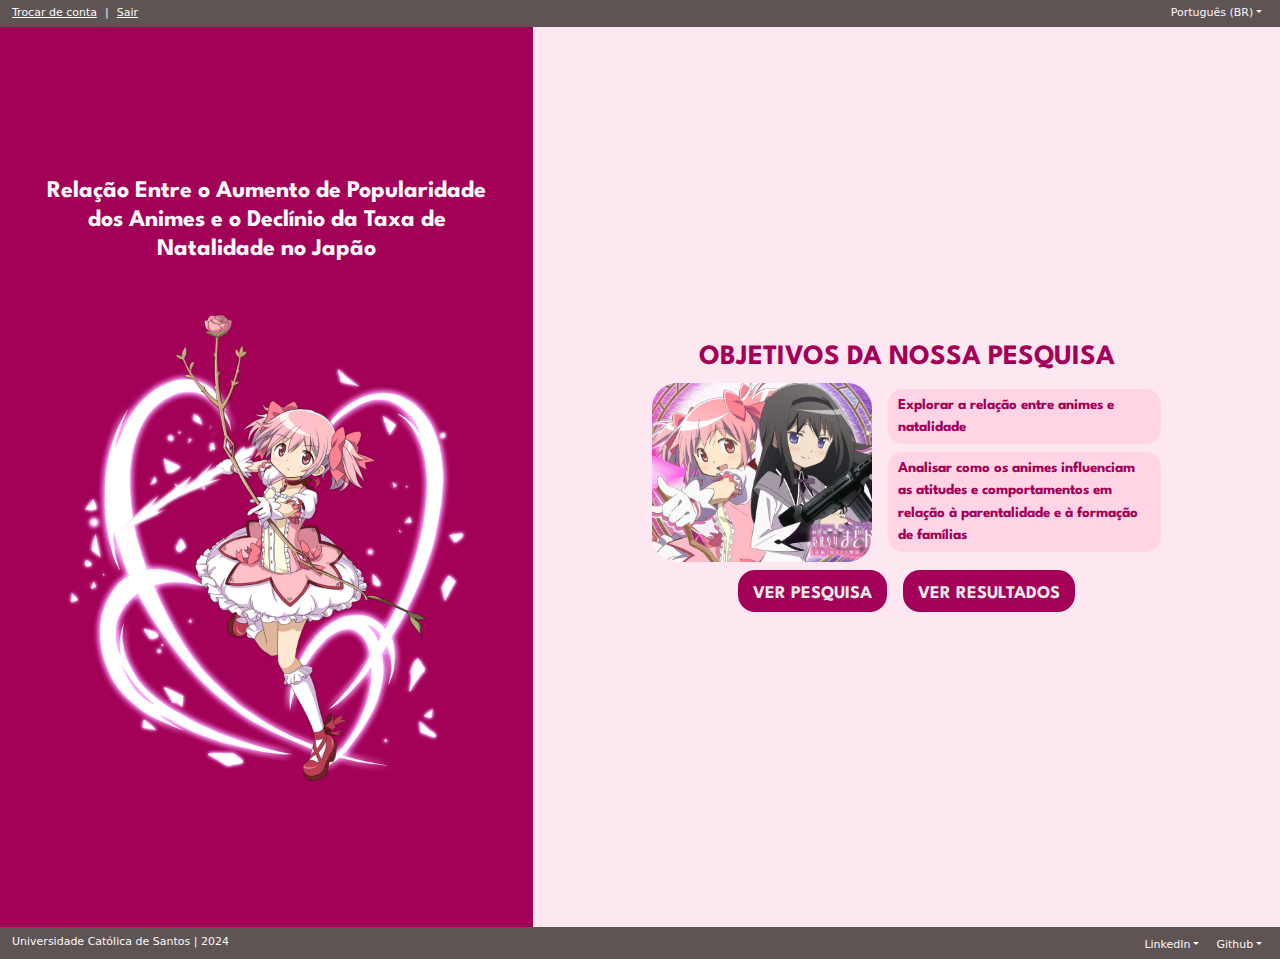
<file: index.html>
<!DOCTYPE html>
<html lang="pt-br">
    <head>
        <title>Interface PCG</title>
        <meta charset="utf-8">
        <meta name="viewport" content="width=device-width, initial-scale=1"> <!--deixa a página responsiva-->
        <link href="https://cdn.jsdelivr.net/npm/bootstrap@5.3.3/dist/css/bootstrap.min.css" rel="stylesheet" 
        integrity="sha384-QWTKZyjpPEjISv5WaRU9OFeRpok6YctnYmDr5pNlyT2bRjXh0JMhjY6hW+ALEwIH" crossorigin="anonymous"> <!--bootstrap-->
        <link rel="stylesheet" href="styles.css"> <!--linka pro arquivo css-->
        <link rel="preconnect" href="https://fonts.googleapis.com"> <!--fonte para o h1-->
        <link rel="preconnect" href="https://fonts.gstatic.com" crossorigin> <!--fonte para o h1-->
        <link href="https://fonts.googleapis.com/css2?family=League+Spartan:wght@100..900&display=swap" rel="stylesheet"> <!--fonte para o h1-->
    </head>
    <body>
        <div class="container-fluid"> <!--container se adapta a todos os tamanhos de tela-->
            <div class="row"> 
                
                <header class="d-flex header-container py-1 text-light">
                    <span class="header"><u>Trocar de conta</u></span>
                    <span class="header mx-2">|</span>
                    <span class="header" href="primeira-login.html"><u>Sair</u></span>
                    <span class="header dropdown">
                        <button class="btn-secondary dropdown-toggle text-light" type="button" data-bs-toggle="dropdown" aria-expanded="false">Português (BR)</button>
                        <ul class="dropdown-menu op1">
                            <li>Inglês</li>
                        </ul>
                    </span>
                </header>
                
                <div class="barra-rosa col-12 col-md-5 custom-height darkpink-bg"> <!--pra fazer: acertar padding-->
                    <div class="img-txt"> <!--ocupa 6 colunas normalmente, 5 a partir d-->
                        <img src="madoka.webp" alt="madoka pose de luta" class="img-madoka">
                        <h1 class="h1-pagina-inicial text-light text-center league-spartan fw-bold col-6 col-md-12">Relação Entre o Aumento de Popularidade dos Animes e o Declínio da Taxa de Natalidade no Japão</h1>
                    </div>
                </div>
                
                <div class="container col-9 col-md-5">
                    <h2 class="obj-pesq league-spartan">OBJETIVOS DA NOSSA PESQUISA</h2>
                    <div class="img-txt-2 align-items-center">
                        <img src="madoka-homura.png" alt="personagens madoka e homura do anime madoka magica" class="img-madoka-homura">
                        <span class="ms-3">
                            <div class="league-spartan caixa-rosa my-1">Explorar a relação entre animes e natalidade</div>
                            <div class="league-spartan caixa-rosa my-2">Analisar como os animes influenciam as atitudes e comportamentos em relação à parentalidade e à formação de famílias</div>
                        </span>
                    </div>
                    <div class="d-flex justify-content-center mt-2">
                        <button class="btn-rosa league-spartan mx-2">VER PESQUISA</button>
                        <a href="pagina-resultados/resultados.html">
                            <button class="btn-rosa league-spartan mx-2" href="pagina-resultados/resultados.html">VER RESULTADOS</button>
                        </a>
                    </div>
                </div>

                <footer class="d-flex footer-container py-1 text-light">
                    <span class="footer">Universidade Católica de Santos | 2024</span>
                    <span class="footer-dropdown">
                        <button class="btn-secondary dropdown-toggle text-light" type="button" data-bs-toggle="dropdown" aria-expanded="false">LinkedIn</button>
                        <ul class="dropdown-menu op2">
                            <li>Elais Macedo</li>
                            <li>Geovana Andrade</li>
                            <li>Giovanna Simões</li>
                            <li>Pedro Henrique</li>
                        </ul>
                        <button class="btn-secondary dropdown-toggle text-light" type="button" data-bs-toggle="dropdown" aria-expanded="false">Github</button>
                        <ul class="dropdown-menu op2">
                            <li>Elais Macedo</li>
                            <li>Geovana Andrade</li>
                            <li>Giovanna Simões</li>
                            <li>Pedro Henrique</li>
                        </ul>
                    </span>
                </footer>
            </div>
        </div>
        <script src="https://cdn.jsdelivr.net/npm/bootstrap@5.3.3/dist/js/bootstrap.bundle.min.js" 
        integrity="sha384-YvpcrYf0tY3lHB60NNkmXc5s9fDVZLESaAA55NDzOxhy9GkcIdslK1eN7N6jIeHz" crossorigin="anonymous"></script>
    </body>
</html>
</file>
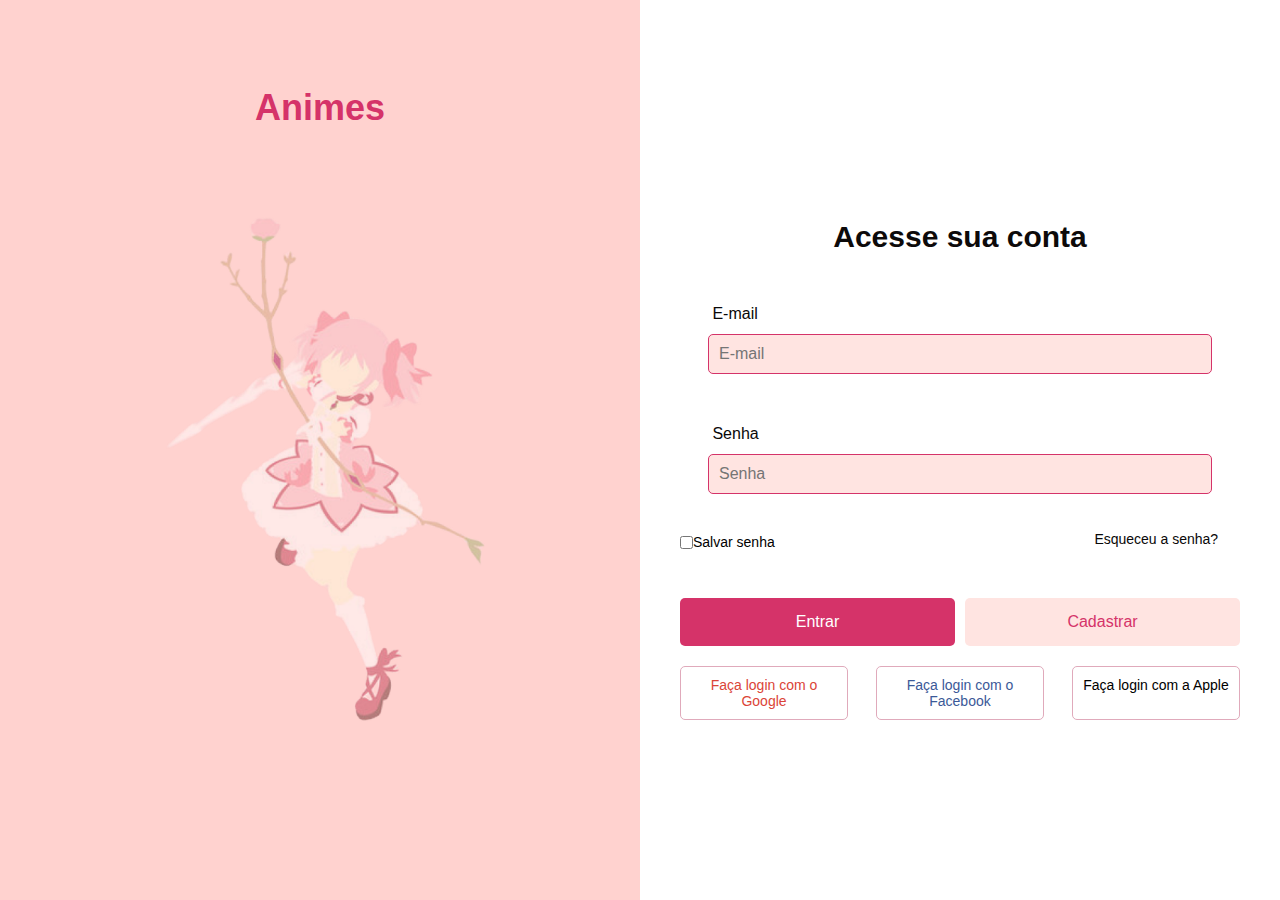
<file: login1.html>
<!DOCTYPE html>
<html lang="pt-BR">
<head>
    <meta charset="UTF-8">
    <meta name="viewport" content="width=device-width, initial-scale=1.0">
    <title>Interface de Login </title>
    <style>
        * {
            margin: 0;
            padding: 0;
            box-sizing: border-box;
            font-family: Arial, sans-serif;
        }

        body, html {
            width: 100%;
            height: 100%;
            overflow: hidden; /* remove barras de rolagem */
        }

        .container {
            display: flex;
            width: 100vw;
            height: 100vh;
            background-color: white;

        }

        .imagem-madoka {
            background-color: #FFD2CF;
            width: 50%;
            /* display: flex;
            align-items: center;
            justify-content: center; */
            display: grid;
            justify-content: center;
        }

        .imagem-madoka h1 {
            font-size: 36px;
            color: #D53369;
            font-weight: bold;
            margin-bottom: 20px;
            margin: auto;
            position: relative;
            top: 30px;
        }
        .imagem-madoka img {
            /* max-width: 100%; */
            width: 400px;
            height: auto;}

        .aba-branca {
            width: 50%;
            display: flex;
            flex-direction: column;
            justify-content: center;
            padding: 40px;
        }

        .aba-branca h2 {
            font-size: 30px; /* config do cabeçalho */
            font-weight: bold;
            margin-bottom: 40px;
            margin-left: 20px;
            margin-top: 40px;
            margin-right: 20px;
            color: #0d0a0a;
            text-align: center;
        }

        .tudo-espaco {
            display: flex;
            flex-direction: column;
            align-items: center;
            margin-bottom: 20px;
            
        }

       .tudo-espaco label {
            text-align: left; /*depois de 40 min achei o modo pra deixar apenas o texto de fora para a esuquerda*/
            width: 92%; /*porcentagem de quão a direita ele fica*/
            padding: 10px;
            color: #090808;
            margin: 1px;
        }

        .tudo-espaco input {
            margin-bottom: 20px; /*muda o espaço entre os botões*/
            width: 90%;
            padding: 10px; /*tamanho pra cima*/
            border:1px solid #D53369;
            border-radius: 5px;
            background-color: #FFE4E1;
            font-size: 16px;
        }

        .salvar-senha {
            display: flex;
            align-items: center;
            margin-bottom: 30px;
            font-size: 14px;
        }
        .botao {display: flex;
            gap: 10px;
            margin-bottom: 20px;
            justify-content: center; /*centralizar os botões*/
        }

        .botao button {
            margin-bottom: 20px;
            padding: 10px;
            font-size: 16px;
            border: rgb(10, 5, 5);
            border-radius: 5px;
            cursor: pointer;
        }

        .entrar-botao{
            text-decoration: none;
            background-color: #D53369;
            color: #FFF;
            border-radius: 5px;
            padding: 15px 25px;
            font-size: 16px;
            width:40vh; /*largura do botão*/
            text-align: center;
            transition: background-color 0.3s, color 0.3s; 
        }

        .entrar-botao:hover {
            background-color:   #FFE4E1;;    /* cor de fundo ao passar o mouse */
            color: #D53369;       }         
    
        .cadastrar-botao {
            text-decoration: none;
            background-color:#FFE4E1;     
            color: #D53369;  
            border-radius: 5px;     
            padding: 15px 25px;
            font-size: 16px;
            width: 40vh; /*largura do botao*/
            text-align: center;
            transition: background-color 0.3s, color 0.3s; /* Transições suaves */
        }
          
        .cadastrar-botao:hover {
            background-color: #D53369;    /* cor de fundo ao passar o mouse */
            color: white;                  /* cor do texto ao passar o mouse */
        }

        .login-social {
            display: flex;
            justify-content: space-between;
        }

        .login-social button { /*a partir do momento que eu coloquei o encaminhamento para os links, as confis
            pararam de funcionar para todos os botões, entao tive que refazer um por um, mas tambem nao podia apagar esse*/
            background-color: #FFF;
            padding: 10px 20px;
            border: 1px solid #e0aabb;
            border-radius: 5px;
            cursor: pointer;
            font-size: 14px;
            display: flex;
            align-items: center;
            justify-content: center;
            margin-left: 15px;
            margin-right: 15px;
        }

        .login-social .google {
            text-decoration: none; /*para não aparecer nenhuma listra em baixo*/
            background-color: #FFF;
            border: 1px solid #e0aabb;
            color: #DB4437;
            border-radius: 5px;
            padding: 10px;
            font-size: 14px;
            width: 30%;
            text-align: center;
        }
        .login-social .google:hover{
            background-color: #D53369;
            color:#090808;
        }

        .login-social .facebook {
            text-decoration: none; /*para não aparecer nenhuma listra em baixo*/
            background-color: #FFF;
            border: 1px solid #e0aabb;
            color: #3B5998;
            border-radius: 5px;
            padding: 10px;
            font-size: 14px;
            width: 30%;
            text-align: center;
        }
        .login-social .facebook:hover{
            background-color: #D53369;
            color:#090808;
        }

        .login-social .apple {
            text-decoration: none; /*para não aparecer nenhuma listra em baixo*/
            background-color: #FFF;
            border: 1px solid #e0aabb;
            color: black;
            border-radius: 5px;
            padding: 10px;
            font-size: 14px;
            width: 30%;
            text-align: center;
        } .login-social .apple:hover{
            background-color: #D53369;
        }
           
        .botao-esqueceu button{
            text-align: right;
            font-size: 14px;
            color: #333;
            display: block;
            margin-bottom: 15px;
        }
        .esqueceu-senha{
            text-decoration: none;
            color: #090808;
            font-size: 14px;
            margin-left: 74%;
            position: relative;
            top: -50px;
            transition: underline 0.3s;
        }
        .esqueceu-senha:hover{
            color: #D53369;
            text-decoration: underline;
        }

        @media (max-width: 700px) {
            .container {
                flex-direction: column;
                align-items: center;
            }

            .aba-branca, .imagem-madoka {
                width: 100%;
            }
            .imagem-madoka {
                display: flex;
                align-items: center;
                justify-content: center;
            }
            .imagem-madoka img {
                width: 150px;
                height: auto;
            }
            .imagem-madoka h1 {
                margin: 0%;
                padding: 5%;
            }
            .aba-branca {
                padding-top: 0px;
            }
        }

        @media (max-width: 372px) {
            .aba-branca h2 {
                font-size: 24px;
            }
            .imagem-madoka h1 {
                font-size: 26px;
            }
            .tudo-espaco {
                margin-bottom: 0px;
            }
        }
    </style>
</head>
<body>
    <div class="container">
        <div class="imagem-madoka">
            <h1>Animes</h1>
            <div>
                <img src="madoka2.png" alt="Madoka de Madoka Magica"> <!--style="width:475px;"-->
            </div>
        </div>
        <div class="aba-branca">
            <h2>Acesse sua conta</h2>
            <form id="login">
                <div class="tudo-espaco">
                    <label for="email">E-mail</label>
                    <input type="email" id="email" placeholder="E-mail" required>
                </div>
                <div class="tudo-espaco">
                    <label for="password">Senha</label>
                    <input type="password" id="senha" placeholder="Senha" required>
                
                </div>
                <div class="salvar-senha">
                    <input type="checkbox" id="salvar-senha">
                    <label for="salvar-senha">Salvar senha</label>
                </div>
                <div class="botao-esqueceu"></div>
                <a href="#" class="esqueceu-senha">Esqueceu a senha?</a>

                <div class="botao">
                    <a href="index.html"class="entrar-botao">Entrar</a>
                    <a href="segunda.html" class="cadastrar-botao">Cadastrar</a>
                </div>
                <div class="login-social">
                    <a href="https://accounts.google.com/v3/signin/identifier?dsh=S1812573153%3A1655944654029516&flowEntry=ServiceLogin&flowName=WebLiteSignIn&ifkv=AX3vH39E0iYVTmn-NoMNM_C35EPrno8LWsRx2Qhr0HApkVLZ-Zc_Vql8ouaSQOiXzEmthrpOPAV5"class="google">Faça login com o Google</a>
                    <a href="https://pt-br.facebook.com/login/device-based/regular/login/fac"class="facebook">Faça login com o Facebook</a>
                    <a href="https://www.icloud.com/mail/"class=apple>Faça login com a Apple</a>
                  </div>
            </form>
        </div>
    </div>

    <script>
        function togglePassword() {
            const passwordField = document.getElementById('senha');
            passwordField.type = passwordField.type === 'password' ? 'text' : 'password';
        }
    </script>
</body>
</html>
</file>
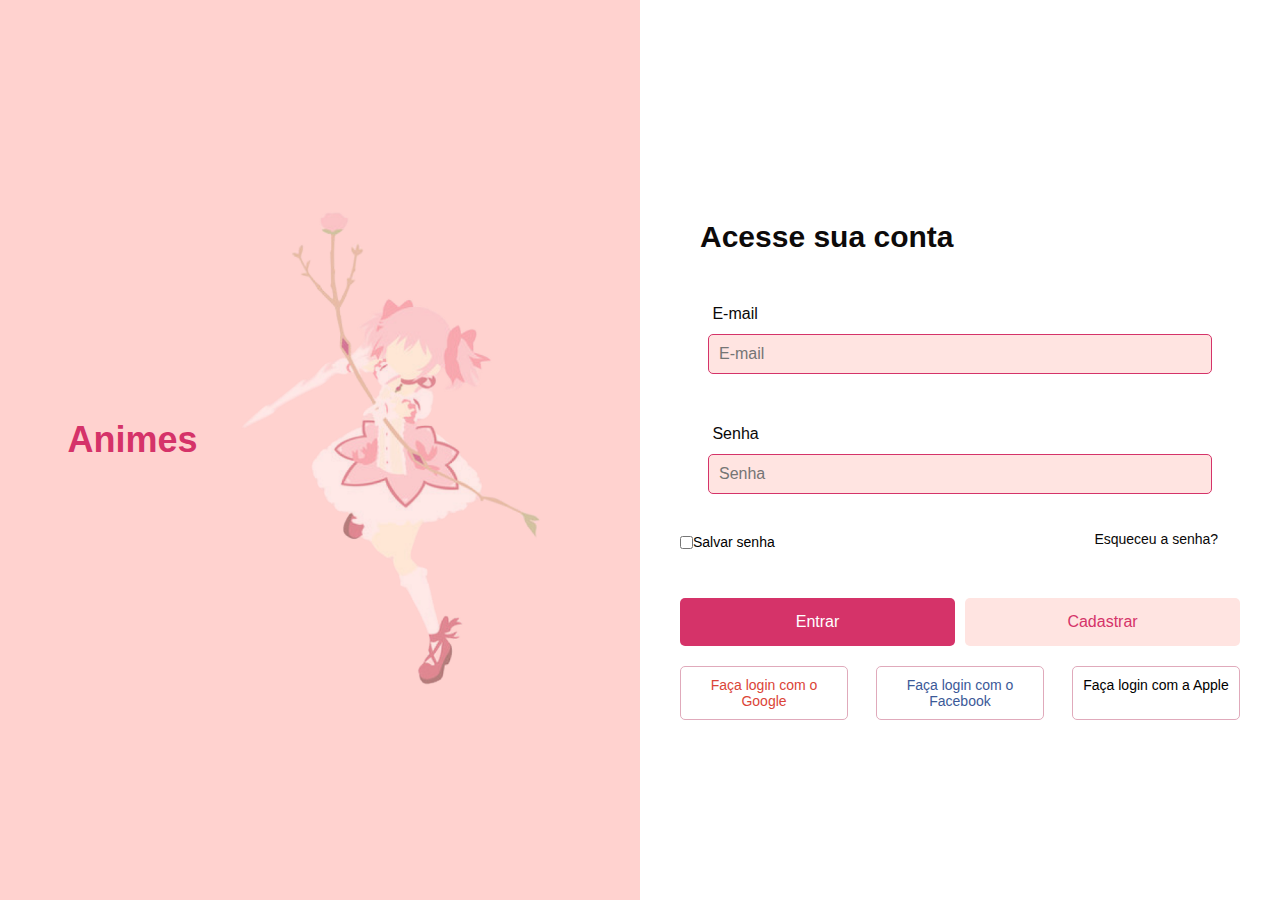
<file: primeira-login.html>
<!DOCTYPE html>
<html lang="pt-BR">
<head>
    <meta charset="UTF-8">
    <meta name="viewport" content="width=device-width, initial-scale=1.0">
    <title>Interface de Login </title>
    <style>
        * {
            margin: 0;
            padding: 0;
            box-sizing: border-box;
            font-family: Arial, sans-serif;
        }

        body, html {
            width: 100%;
            height: 100%;
            overflow: hidden; /* remove barras de rolagem */
        }



        .container {
            display: flex;
            width: 100vw;
            height: 100vh;
            background-color: white;

        }

        .imagem-madoka {
            background-color: #FFD2CF;
            width: 50%;
            display: flex;
            align-items: center;
            justify-content: center;
        }

        .imagem-madoka h1 {
            font-size: 36px;
            color: #D53369;
            font-weight: bold;
            margin-bottom: 20px;
        }
        .imagem-madoka img {
            max-width: 100%;
            height: auto;}

        .aba-branca {
            width: 50%;
            display: flex;
            flex-direction: column;
            justify-content: center;
            padding: 40px;
        }

        .aba-branca h2 {
            font-size: 30px; /* config do cabeçalho */
            font-weight: bold;
            margin-bottom: 40px;
            margin-left: 20px;
            margin-top: 40px;
            color: #0d0a0a;
        }

        .tudo-espaco {
            display: flex;
            flex-direction: column;
            align-items: center;
            margin-bottom: 20px;
            
        }

       .tudo-espaco label {
            text-align: left; /*depois de 40 min achei o modo pra deixar apenas o texto de fora para a esuquerda*/
            width: 92%; /*porcentagem de quão a direita ele fica*/
            padding: 10px;
            color: #090808;
            margin: 1px;
        }

        .tudo-espaco input {
            margin-bottom: 20px; /*muda o espaço entre os botões*/
            width: 90%;
            padding: 10px; /*tamanho pra cima*/
            border:1px solid #D53369;
            border-radius: 5px;
            background-color: #FFE4E1;
            font-size: 16px;
        }

        .salvar-senha {
            display: flex;
            align-items: center;
            margin-bottom: 30px;
            font-size: 14px;
        }
        .botao {display: flex;
            gap: 10px;
            margin-bottom: 20px;
            justify-content: center; /*centralizar os botões*/
        }

        .botao button {
            margin-bottom: 20px;
            padding: 10px;
            font-size: 16px;
            border: rgb(10, 5, 5);
            border-radius: 5px;
            cursor: pointer;
        }

        .entrar-botao{
            text-decoration: none;
            background-color: #D53369;
            color: #FFF;
            border-radius: 5px;
            padding: 15px 25px;
            font-size: 16px;
            width:40vh; /*largura do botão*/
            text-align: center;
            transition: background-color 0.3s, color 0.3s; 
        }

        .entrar-botao:hover {
            background-color:   #FFE4E1;;    /* cor de fundo ao passar o mouse */
            color: #D53369;       }         
    
        .cadastrar-botao {
            text-decoration: none;
            background-color:#FFE4E1;     
            color: #D53369;  
            border-radius: 5px;     
            padding: 15px 25px;
            font-size: 16px;
            width: 40vh; /*largura do botao*/
            text-align: center;
            transition: background-color 0.3s, color 0.3s; /* Transições suaves */
        }
          
        .cadastrar-botao:hover {
            background-color: #D53369;    /* cor de fundo ao passar o mouse */
            color: white;                  /* cor do texto ao passar o mouse */
        }

        .login-social {
            display: flex;
            justify-content: space-between;
        }

        .login-social button { /*a partir do momento que eu coloquei o encaminhamento para os links, as confis
            pararam de funcionar para todos os botões, entao tive que refazer um por um, mas tambem nao podia apagar esse*/
            background-color: #FFF;
            padding: 10px 20px;
            border: 1px solid #e0aabb;
            border-radius: 5px;
            cursor: pointer;
            font-size: 14px;
            display: flex;
            align-items: center;
            justify-content: center;
            margin-left: 15px;
            margin-right: 15px;
        }

        .login-social .google {
            text-decoration: none; /*para não aparecer nenhuma listra em baixo*/
            background-color: #FFF;
            border: 1px solid #e0aabb;
            color: #DB4437;
            border-radius: 5px;
            padding: 10px;
            font-size: 14px;
            width: 30%;
            text-align: center;
        }
        .login-social .google:hover{
            background-color: #D53369;
            color:#090808;
        }

        .login-social .facebook {
            text-decoration: none; /*para não aparecer nenhuma listra em baixo*/
            background-color: #FFF;
            border: 1px solid #e0aabb;
            color: #3B5998;
            border-radius: 5px;
            padding: 10px;
            font-size: 14px;
            width: 30%;
            text-align: center;
        }
        .login-social .facebook:hover{
            background-color: #D53369;
            color:#090808;
        }

        .login-social .apple {
            text-decoration: none; /*para não aparecer nenhuma listra em baixo*/
            background-color: #FFF;
            border: 1px solid #e0aabb;
            color: black;
            border-radius: 5px;
            padding: 10px;
            font-size: 14px;
            width: 30%;
            text-align: center;
        } .login-social .apple:hover{
            background-color: #D53369;
        }
           
        .botao-esqueceu button{
            text-align: right;
            font-size: 14px;
            color: #333;
            display: block;
            margin-bottom: 15px;
        }
        .esqueceu-senha{
            text-decoration: none;
            color: #090808;
            font-size: 14px;
            margin-left: 74%;
            position: relative;
            top: -50px;
            transition: underline 0.3s;
        }
        .esqueceu-senha:hover{
            color: #D53369;
            text-decoration: underline;
        }
    </style>
</head>
<body>
    <div class="container">
        <div class="imagem-madoka">
            <h1>Animes</h1>
            <div>
                <img src="madoka2.png" alt="Madoka de Madoka Magica" style="width:375px;">
            </div>
        </div>
        <div class="aba-branca">
            <h2>Acesse sua conta</h2>
            <form id="login">
                <div class="tudo-espaco">
                    <label for="email">E-mail</label>
                    <input type="email" id="email" placeholder="E-mail" required>
                </div>
                <div class="tudo-espaco">
                    <label for="password">Senha</label>
                    <input type="password" id="senha" placeholder="Senha" required>
                
                </div>
                <div class="salvar-senha">
                    <input type="checkbox" id="salvar-senha">
                    <label for="salvar-senha">Salvar senha</label>
                </div>
                <div class="botao-esqueceu"></div>
                <a href="#" class="esqueceu-senha">Esqueceu a senha?</a>

                <div class="botao">
                    <a href="/segunda.html"class="entrar-botao">Entrar</a>
                    <a href="/segunda.html"class="cadastrar-botao">Cadastrar</a>
                </div>
                <div class="login-social">
                    <a href="https://accounts.google.com/v3/signin/identifier?dsh=S1812573153%3A1655944654029516&flowEntry=ServiceLogin&flowName=WebLiteSignIn&ifkv=AX3vH39E0iYVTmn-NoMNM_C35EPrno8LWsRx2Qhr0HApkVLZ-Zc_Vql8ouaSQOiXzEmthrpOPAV5"class="google">Faça login com o Google</a>
                    <a href="https://pt-br.facebook.com/login/device-based/regular/login/fac"class="facebook">Faça login com o Facebook</a>
                    <a href="https://www.icloud.com/mail/"class=apple>Faça login com a Apple</a>
                  </div>
            </form>
        </div>
    </div>

    <script>
        function togglePassword() {
            const passwordField = document.getElementById('senha');
            passwordField.type = passwordField.type === 'password' ? 'text' : 'password';
        }
    </script>
</body>
</html>
</file>
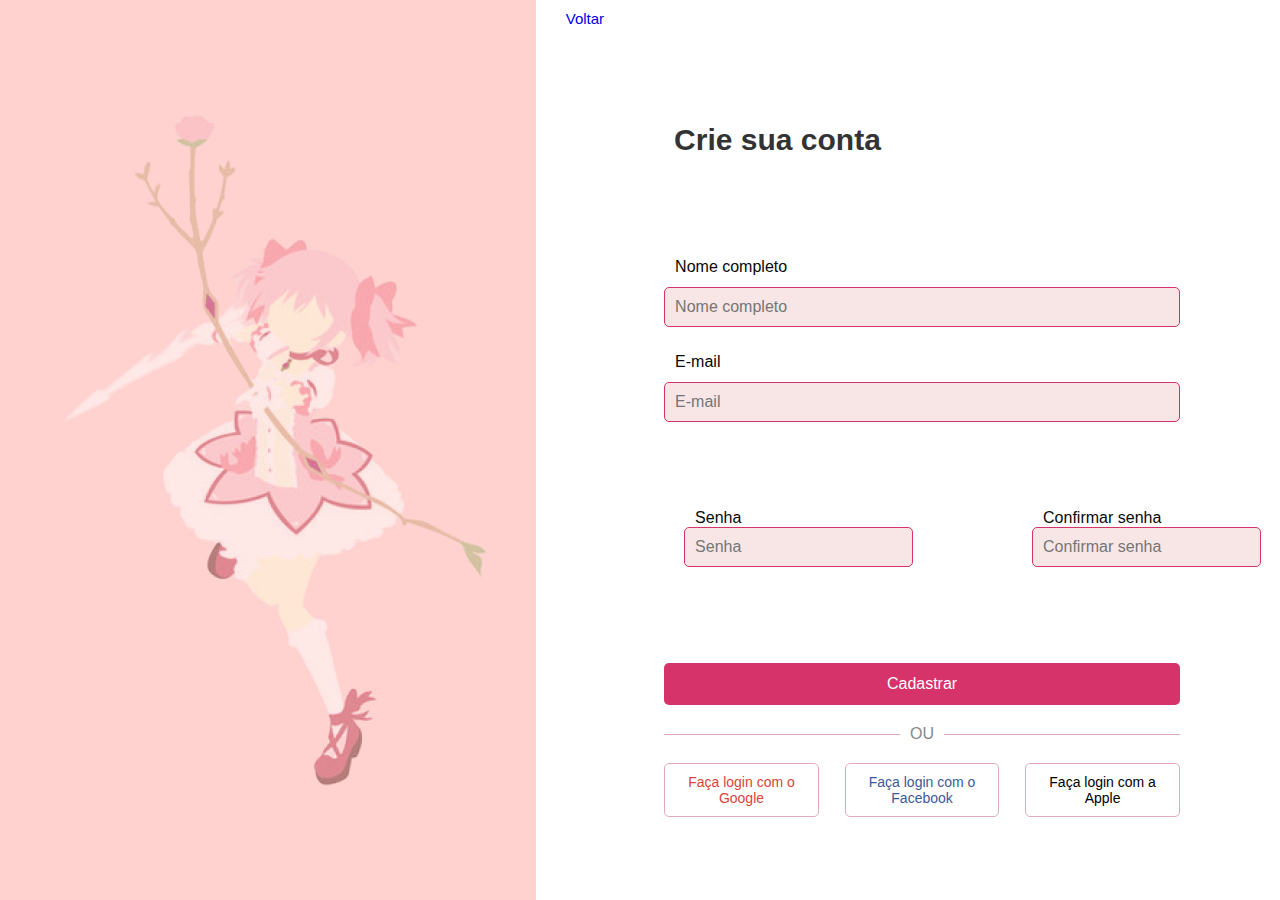
<file: segunda.html>
<!DOCTYPE html>
<html lang="pt-BR">
<head>
    <meta charset="UTF-8">
    <meta name="viewport" content="width=device-width, initial-scale=1.0">
    <title>Cadastro de Conta</title>
    <style>
        * {
            margin: 0;
            padding: 0;
            box-sizing: border-box;
            font-family: Arial, sans-serif;
        }

        body, html{
            width: 100%;
            height: 100%;
            overflow: hidden; /* remove barras de rolagem */
        }

        .container {
            display: flex;
            width: 100vw;
            height: 100vh;
            background-color: white;
        }

        .imagem-madoka {
            background-color: #FFD2CF;
            width: 50%;
            display: flex;
            align-items: center;
            justify-content: center;
            
        }

        .imagem-madoka h1 {
            font-size: 36px;
            color: #D53369;
            font-weight: bold;
            margin-bottom: 20px;
        }

        .imagem-madoka img {
            max-width: 100%;
            height: auto;
        }

        .aba-branca {
            width: 60%;
            display: flex;
            flex-direction: column;
            justify-content: center;
            padding: 40px;
        }

       .aba-branca h2 {
            font-size: 30px; /* config do cabeçalho */
            font-weight: bold;
            margin-bottom: 25px;
            margin-left: 10px;
            margin-top: 40px;
            color: #333;
        }
       .botao-volte button{
        padding: 10px;
        color: black;
        cursor: pointer;
       }

       .voltar {
        text-decoration: none;
        padding: 10px 20px;
        cursor: pointer;
        font-size: 15px;
        display: flex;
        align-items: center;
        justify-content: center;
        margin-left: 10px;
        transition: underline 0.3s; /*para aparecer a linha assim que o mouse passar por cima*/

       }
       .voltar:hover{
        color: #D53369;
        text-decoration: underline;
       }

        form {
            display: flex; /* config dos intens da tela, ele se adapta o conteudo ao tamanho 
            da tela, responsivo*/
            flex-direction: column;
            margin-top: 65px;
            margin-right: 60px;
        }

        label {
            text-align: left; /*depois de 40 min achei o modo pra deixar apenas o texto de fora para a esuquerda*/
            width: 92%; /*porcentagem de quão a direita ele fica*/
            padding: 10px;
            color: #090808;
            margin: 1px;
        }

        input {
            font-size: 16px;
            padding: 10px;
            margin-bottom: 15px;
            border:1px solid #D53369;
            border-radius: 5px;
            background-color: #F8E6E6;
        }

        .senha-confirmar {
            margin: 7vh auto; /* centraliza de lado e aplica a margem */
            height: 10vh;
            padding: 0 20px; /* adiciona um preenchimento nas laterais */
            display: flex;
            justify-content: space-between; /* espaça de forma uniforme os itens */
            align-items: center; 
            gap: 25%; /* afasta os botões um dos outros, a "%", nesse caso é mais eficiente*/
            
        }

        button[type="cadastrar"] {
            background-color: #D53369;
            color: white;
            padding: 12px;
            border: none;
            border-radius: 5px;
            cursor: pointer;
            font-size: 16px;
            margin-top: 10px;
        }

        button[type="cadastrar"]:hover {
            color:#D53369;
            background-color: #FFE4E1;;
        }

        .separador {
            display: flex;
            align-items: center;
            margin: 20px 0;
        }

        .separador hr {
            flex: 1;
            border: none;
            border-top: 1px solid #e0aabb;
        }

        .separador span {
            padding: 0 10px;
            color: #888;
        }

        .login-social { /*coloquei esse nome para as redes sociais*/
            display: flex;
            justify-content: space-between;
        }

        .login-social button {
            background-color: #FFF;
            border: 1px solid #e0aabb;
            padding: 10px;
            border-radius: 5px;
            cursor: pointer;
            width: 30%;
            font-size: 14px;
            display: flex;
            align-items: center;
            justify-content: center;
            margin-left: 15px;
            margin-right: 15px;
        }
       

        .login-social .google{
            text-decoration: none; /*para não aparecer nenhuma listra em baixo*/
            background-color: #FFF;
            border: 1px solid #e0aabb;
            color: #DB4437;
            border-radius: 5px;
            padding: 10px;
            font-size: 14px;
            width: 30%;
            text-align: center;

        }
        .login-social .google:hover{
            background-color: #D53369;
            color:#090808;
        }
          

        .login-social .facebook {
            text-decoration: none; /*para não aparecer nenhuma listra em baixo*/
            background-color: #FFF;
            border: 1px solid #e0aabb;
            color: #3B5998;
            border-radius: 5px;
            padding: 10px;
            font-size: 14px;
            width: 30%;
            text-align: center;
        }
        .login-social .facebook:hover{
            background-color: #D53369;
            color:#090808;
        }

        .login-social .apple {
            text-decoration: none; /*para não aparecer nenhuma listra em baixo*/
            background-color: #FFF;
            border: 1px solid #e0aabb;
            color: black;
            border-radius: 5px;
            padding: 10px;
            font-size: 14px;
            width: 30%;
            text-align: center;
        }
        .login-social .apple:hover{
            background-color: #D53369;
        }
        
        @media (max-width: 700px) {
            .container {
                flex-direction: column;
                align-items: center;
            }

            .aba-branca, .imagem-madoka {
                width: 100%;
            }
            .imagem-madoka {
                display: flex;
                align-items: center;
                justify-content: center;
            }
            .imagem-madoka img {
                width: 150px;
                height: auto;
            }
            .imagem-madoka h1 {
                margin: 0%;
                padding: 5%;
            }
            .aba-branca {
                padding-top: 0px;
            }
        }
        
        @media (max-width: 372px) {
            .aba-branca h2 {
                font-size: 24px;
            }
            .imagem-madoka h1 {
                font-size: 26px;
            }
            .tudo-espaco {
                margin-bottom: 0px;
            }
        }



    </style>
</head>
<body>
    <div class="container">
        <div class="imagem-madoka">
            <h1></h1>
            <img src="madoka2.png" alt="Imagem de Anime">
        </div>
        <div class="botao-volte">
        <a href="login1.html"class="voltar">Voltar</a>
    </div>
        <div class="aba-branca">
            <h2>Crie sua conta</h2>
            <form id="registro">
                <label for="name">Nome completo</label>
                <input type="text" id="name" placeholder="Nome completo" required>
                
                <label for="email">E-mail</label>
                <input type="email" id="email" placeholder="E-mail" required>
                
                <div class="senha-confirmar">
                    <div>
                        <label for="password">Senha</label>
                        <input type="password" id="password" placeholder="Senha" required>
                    </div>
                    <div>
                        <label for="senha-confirmar">Confirmar senha</label>
                        <input type="password" id="confirm-password" placeholder="Confirmar senha" required>
                    </div>
                </div>
                
                <button type="cadastrar">Cadastrar</button>
                
                <div class="separador">
                    <hr><span>OU</span><hr>
                </div>
                <div class="login-social">
                  <a href="https://accounts.google.com/v3/signin/identifier?dsh=S1812573153%3A1655944654029516&flowEntry=ServiceLogin&flowName=WebLiteSignIn&ifkv=AX3vH39E0iYVTmn-NoMNM_C35EPrno8LWsRx2Qhr0HApkVLZ-Zc_Vql8ouaSQOiXzEmthrpOPAV5"class="google">Faça login com o Google</a>
                  <a href="https://pt-br.facebook.com/login/device-based/regular/login/fac"class="facebook">Faça login com o Facebook</a>
                  <a href="https://www.icloud.com/mail/"class=apple>Faça login com a Apple</a>
                </div>
            </form>
        </div>
    </div>

    <script>
        document.getElementById("registro").addEventListener("submit", function(event) {
            event.preventDefault(); // impede o envio caso não esteja tudo preenchido

            const name = document.getElementById("name").value; // esta validando
            const email = document.getElementById("email").value;
            const password = document.getElementById("password").value;
            const confirmPassword = document.getElementById("confirm-password").value;

            // validar as senhas
            if (password !== confirmPassword) {
                alert("As senhas não coincidem.");
                return;
            }
<<<<<<< HEAD

        });

=======
            window.location.href = "login1.html";
        });

        

>>>>>>> adicoes
    </script>
</body>
</html>
</file>
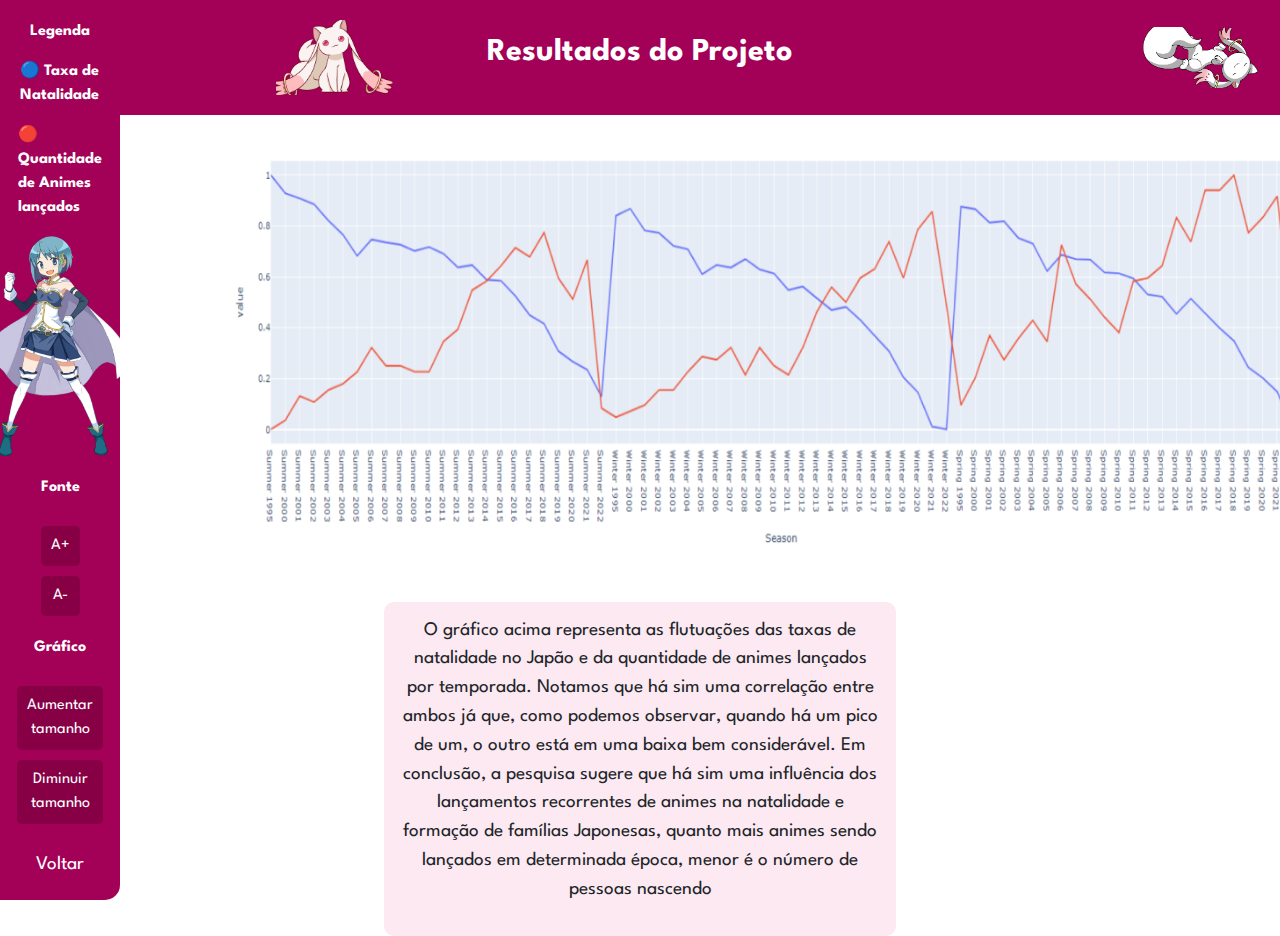
<file: pagina-resultados/resultados.html>
<!DOCTYPE html>
<html lang="pt-br">
    <head>
        <title>Interface PCG</title>
        <meta charset="utf-8">
        <meta name="viewport" content="width=device-width, initial-scale=1">
        <link href="https://cdn.jsdelivr.net/npm/bootstrap@5.3.3/dist/css/bootstrap.min.css" rel="stylesheet" 
        integrity="sha384-QWTKZyjpPEjISv5WaRU9OFeRpok6YctnYmDr5pNlyT2bRjXh0JMhjY6hW+ALEwIH" crossorigin="anonymous">
        <link rel="stylesheet" href="resultados.css">
        <link rel="preconnect" href="https://fonts.googleapis.com">
        <link rel="preconnect" href="https://fonts.gstatic.com" crossorigin>
        <link href="https://fonts.googleapis.com/css2?family=League+Spartan:wght@100..900&display=swap" rel="stylesheet">
    </head>
    <body>
        <header class="header">
            
            <h1 class="titulo">Resultados do Projeto</h1>

            <img src="imagens/794dc79161c88793440f7380300bdd5f 1.png" alt="Personagem do anime Madoka Magica chamado Kyubey"  id="kyubey-sentado" >
            <img src="imagens/thumb-1920-657599 1.png" alt="Personagem do anime Madoka Magica chamado Kyubey"  id="kyubey-deitado" >

          </header>

          <div class="container">
            <aside class="barra-lateral" id="barra-lateral">
                <p class="legendanat">Legenda</p>
                <p class="legendanat">🔵 Taxa de Natalidade</p>
                <p class="legendanat">🔴 Quantidade de Animes lançados</p>
                
                <div class="containersayaka">
                    <img src="imagens/DRPG_Sayaka_Miki_Artwork_1 1.png" alt="personagem sayaka do anime madoka magica" id="sayaka" >
    
                </div>
                <div class="font-controls">
                    <p class="legendanat">Fonte</p>
                    <button onclick="adjustFontSize('increase')" aria-label="Aumentar fonte e gráfico">A+</button>
                    <button onclick="adjustFontSize('decrease')" aria-label="Diminuir fonte e gráfico">A-</button>
                </div>
                <div class="graphic-controls">
                    <p class="legendanat">Gráfico</p>
                    <button onclick="adjustGraphicSize('increase')" aria-label="Aumentar gráfico">Aumentar tamanho</button>
                    <button onclick="adjustGraphicSize('decrease')" aria-label="Diminuir gráfico">Diminuir tamanho</button>
                </div>



            <a href="../login1.html" id="voltar" class="text-white mt-auto">Voltar</a>
            </aside>

            <main class="content">
                <div class="grafico-container">
                    <div class="grafico">
                        <img src="imagens/Captura de tela 2024-10-13 230542 1.png" alt="">
                    </div>
                </div>
                
    
            </div>
                <div class="descricao" tabindex="0">
                    <p>O gráfico acima representa as flutuações das taxas de natalidade no Japão e da quantidade de animes lançados por temporada. Notamos que há sim uma correlação entre ambos já que, como podemos observar, quando há um pico de um, o outro está em uma baixa bem considerável. Em conclusão, a pesquisa sugere que há sim uma influência dos lançamentos recorrentes de animes na natalidade e formação de famílias Japonesas, quanto mais animes sendo lançados em determinada época, menor é o número de pessoas nascendo</p>
                </div>
            </main>
          
      <script src="resultados.js"></script>
      <script src="https://cdn.jsdelivr.net/npm/bootstrap@5.3.3/dist/js/bootstrap.bundle.min.js" 
        integrity="sha384-YvpcrYf0tY3lHB60NNkmXc5s9fDVZLESaAA55NDzOxhy9GkcIdslK1eN7N6jIeHz" crossorigin="anonymous"></script>
    </body>
  
</html>
</file>
<file: styles.css>
body {
    background-color: #FDE8F1;
}

.dropdown, .footer-dropdown {
    margin-left: auto;
}

.header, .dropdown-toggle, .dropdown-menu, .footer {
    font-size: 11px;
}

.op1 {
    min-width: 100%;
    padding: 2%;
    text-align: center;
}

.op2 {
    min-width: fit-content;
    padding: 1%;
}

.header-container, .footer-container {
    height:fit-content;
    background-color: #5F5454;
    align-items: center;
}

.btn-secondary {
    background-color: transparent;
    border: none;
}

.container-fluid {
    margin: 0%;
    box-sizing: border-box;
}

.img-txt {
    display: grid;
    place-items: center;
}

.container {
    height: fit-content;
    margin: auto;
}


.flex-container {
    margin: auto;
    display: flex;
    /*flex-direction: column;*/
    align-items: center;
    justify-content: center;
    background-color: blue;
    height: fit-content;
    overflow:auto;
}

.darkpink-bg {
    background-color: #A30057;
}

.league-spartan {
    font-family: "League Spartan", sans-serif;
}

.textbox {
    padding:3dvw
}

.barra-rosa {
    display: grid;
    place-items: center;
}

.btn-rosa {
    background-color: #A30057;
    border-radius: 17px;
    font-size: 21px;
    font-weight: bold;
    color: #E8E8E8;
    padding: 10px 15px 5px;
    border: none;
}

.btn-rosa:hover {
    transition-duration: 0.5s;
    background-color:#FFD5E6;
    color:#A30057;
}

.caixa-rosa {
    padding: 5px 10px;
    border-radius: 15px;
    font-size: 20px;
    font-weight: bold;
    background-color: #FFD5E6;
    color:#A30057;
}

.obj-pesq {
    color:#A30057;
    font-weight: bold;
    text-align: center;
}
.img-madoka-homura {
    width:290px;
    height: auto;
}

.img-txt-2 {
    display: flex;
}

@media (min-width: 768px) {
    .img-madoka {
        width: 400px;
        height: auto;
        order: 2;
    }
    .h1-pagina-inicial {
        font-size: 24px;
        padding: 5%;
    }
    
    .custom-height {
        height: 100vh;
    }
}

@media (max-width: 1359px) {
    .img-madoka-homura {
        width: 220px;
        height: auto;
    }
    .caixa-rosa {
        font-size: 15px;
    }
    .obj-pesq {
        font-size: 28px;
    }
    .btn-rosa {
        font-size: 18px;
    }
}

@media (max-width: 1060px) {
    .img-madoka {
        width: 350px;
        height: auto;
        order: 2;
    }
    .h1-pagina-inicial {
        font-size: 22px;
        padding: 5%;
    }
    .img-madoka-homura {
        width: 200px;
        height: auto;
    }
    .caixa-rosa {
        font-size: 13px;
    }
    .obj-pesq {
        font-size: 26px;
    }
    .btn-rosa {
        font-size: 17px;
    }
}

@media (max-width: 960px) {
    .img-madoka {
        width: 325px;
        height: auto;
        order: 2;
    }
    .h1-pagina-inicial {
        font-size: 20px;
        padding: 5%;
    }
    .img-madoka-homura {
        width: 190px;
        height: auto;
    }
    .caixa-rosa {
        font-size: 12px;
    }
    .obj-pesq {
        font-size: 24px;
    }
    .btn-rosa {
        font-size: 15px;
    }
}

@media (max-width: 890px) {
    .img-madoka {
        width: 300px;
        height: auto;
        order: 2;
    }
    .h1-pagina-inicial {
        font-size: 18px;
        padding: 5%;
    }
    .img-madoka-homura {
        width: 155px;
        height: auto;
    }
    .caixa-rosa {
        font-size: 10px;
    }
    .obj-pesq {
        font-size: 23px;
    }
    .btn-rosa {
        font-size: 14px;
    }
}

@media (max-width: 768px) {
    .img-txt {
        display: flex;
        justify-content: center;
    }
    .custom-height {
        height: 33.33vh;
    }
    .h1-pagina-inicial {
        font-size: 23px;
        padding: 0%;
    }
    .barra-rosa {
        display: flex;
        align-items: center;
        justify-content: center;
    }
    .img-madoka {
        width: 225px;
        height: auto;
        padding-right: 5%;
    }
    .container {
        position: relative;
        top: 50px;
    }
    .footer-container {
        position: relative;
        top: 300px;
    }
    .img-madoka-homura {
        width: 200px;
        height: auto;
    }
    .caixa-rosa {
        font-size: 16px;
    }
    .obj-pesq {
        font-size: 23px;
    }
    .btn-rosa {
        font-size: 14px;
    }
    .footer-container{
        order: 1;
    }
}

@media (max-width: 576px) {
    .h1-pagina-inicial {
        font-size: 17px;
    }
    .barra-rosa {
        display: flex;
        align-items: center;
        justify-content: center;
    }
    .img-madoka {
        width: 165px;
        height: auto;
    }
    .img-madoka-homura {
        width: 160px;
        height: auto;
    }
    .caixa-rosa {
        font-size: 13px;
    }
    .obj-pesq {
        font-size: 23px;
    }
    .btn-rosa {
        font-size: 14px;
    }
    .container {
        position: relative;
        top: 50px;
    }
    
}

@media (max-width: 480px) {
    .img-madoka-homura {
        width: 145px;
        height: auto;
    }
    .caixa-rosa {
        font-size: 11px;
    }
    .obj-pesq {
        font-size: 23px;
    }
    .btn-rosa {
        font-size: 14px;
    }
    .container {
        position: relative;
        top: 50px;
    }
    
}

@media (max-width: 430px) {
    .img-txt-2 {
        display: grid;
        place-items: center;
    }
    .obj-pesq {
        font-size: 17px;
    }
    .btn-rosa {
        font-size: 9px;
    }
}

@media (max-width: 320px) {
    .h1-pagina-inicial {
        font-size: 14px;
    }
    .barra-rosa {
        display: flex;
        align-items: center;
        justify-content: center;
    }
    .img-madoka {
        width: 120px;
        height: auto;
    }
    .img-madoka-homura {
        width: 130px;
        height: auto;
    }
    .caixa-rosa {
        font-size: 11px;
    }
    .obj-pesq {
        font-size: 16px;
    }
    .btn-rosa {
        font-size: 9px;
    }
}
</file>
<file: pagina-resultados/resultados.css>
/* Estilos globais */
* {
    box-sizing: border-box;
    margin: 0;
    padding: 0;
}
body {
    font-family: 'League Spartan', sans-serif;
}
.main{
    display: flex;
    margin-left: 150px; /* Espaço para a barra lateral */
    padding: 20px;
    flex-direction: column;
}
.header {
    display: flex;
    align-items: center;
    justify-content: space-between;
    background-color: #A30057;
    padding: 20px;
    width: 100%;
    box-sizing: border-box;
}

/* Header */
.header h1 {
    color: white;
    font-size: 3vw;
    font-weight: bold;
    text-align: center;
    position: absolute;
    left: 50%;
    transform: translateX(-50%);
}

/* Layout principal */
.container {
    display: flex;
}
.content {
    display: flex;
    flex: 1; /* Ocupa o restante do espaço abaixo do header */
    width: 100%;
    box-sizing: border-box;
    justify-content: center;
    align-items: flex-start; /* Alinha o gráfico e a descrição no topo */
    padding: 2rem 1rem;
    gap: 1rem; /* Espaçamento entre gráfico e descrição */
}

/* Barra Lateral */
.barra-lateral {
    width: 120px;
    max-width: 150px;
    background-color: #A30057;
    border-top-right-radius: 15px;
    border-bottom-right-radius: 15px;
    display: flex;
    flex-direction: column;
    align-items: center;
    position: absolute;
    padding: 20px;
    padding-top: 1rem;
    box-sizing: border-box;
    top: 0;
    left: 0;
    min-height: 100vh; /* Ocupa toda a altura da página */
    padding-top: 20px; /* Adiciona espaço para o header */
}
.font-controls,
.graphic-controls {
    display: flex;
    flex-direction: column;
    gap: 10px;
    margin-top: 20px;
}
.font-controls p,
.graphic-controls p {
    color: white;
    font-size: 1rem;
    font-weight: bold;
    text-align: center;
}

.font-controls button,
.graphic-controls button {
    padding: 8px 10px;
    font-size: 1rem;
    background-color: #870046;
    color: #fff;
    border: none;
    border-radius: 5px;
    cursor: pointer;
    transition: background-color 0.3s ease;
}

.font-controls button:hover,
.graphic-controls button:hover {
    background-color: #A30057;
}
.barra-lateral p {
    color: white;
    font-size: 1rem;
    font-weight: bold;
}
.barra-lateral h2 {
    margin-bottom: 10px;
}
#voltar {
    margin-top: 90px; /* Adiciona um espaço entre o link e os botões de controle */
    font-size: 1.2rem;
    text-decoration: none;
    color: #ffffff;
}
.content {
    display: flex;
    gap: 1rem;
    padding: 20px;
    align-items: flex-start;
    /* Define a largura total que o gráfico e a descrição dividirão */
}

.grafico-container{
    width: 100%;
    display: flex;
    justify-content: center;
    align-items: center;
    margin-bottom: 20px;
}
#kyubey-sentado, #kyubey-deitado, #sayaka {
    width: 10vw;
    max-width: 120px;
}
#kyubey-sentado{
    margin-left:20vw
}
.grafico {
    flex-grow: 1;
    flex-basis: 50%; /* Ponto inicial do gráfico ocupa 50% */
    transition: flex-basis 0.3s ease; /* Transição suave no redimensionamento */
}


.grafico img {
    flex-grow: 2;
    max-width: 100%;
    height: auto;
    border-radius: 10px;
    transition: width 0.3s ease;
    margin-left:8vw;
}

.descricao {
    flex-grow: 1;
    flex-basis: 50%; /* Ponto inicial da descrição ocupa 50% */
    background-color: #fce9f1;
    padding: 15px;
    border-radius: 10px;
    text-align: center;
    font-size: 16px;
    line-height: 1.5;
    transition: flex-basis 0.3s ease; /* Transição suave no redimensionamento */
    margin-left: 17vw;
}
/* Media Queries */

/* Telas até 1440px */
@media (max-width: 1440px) {
    .header h1 {
        font-size: 2.5vw;
    }
    .grafico img {
        
        margin-left:10vw ;
    }
    .descricao {
        font-size: 1.2rem;
        max-width: 40vw;
        margin-left: 30vw;
    }
}

@media (max-width:1024px){
    .grafico img{
        margin-left: 60px;
    }
}


/* Telas até 960px */
@media (max-width: 960px) {
    .header h1 {
        font-size: 3vw;
    }
    .main-content {
        flex-direction: column; /* Coloca gráfico e descrição em coluna */
        align-items: center;
    }
    .descricao {
        font-size: 1rem;
        max-width: 40vw;
    }
    .grafico img {
        max-width: 100vh;
    }
    .barra-lateral {
        width: 120px;
        padding: 15px;
        font-size: 0.9rem;
    }
}

/* Telas até 768px */
@media (max-width: 768px) {
    .header h1 {
        font-size: 4vw;
    }
    .main-content {
        padding: 1.5rem 1rem;
    }
    .grafico img {
        max-width: 100vh;
    }
    .descricao {
        font-size: 1.1rem;
        padding: 1rem;
        max-width: 40vw;
    }
    .barra-lateral {
        width: 120px;
        padding: 10px;
    }
}

/* Telas até 576px */
@media (max-width: 576px) {
    .header h1 {
        font-size: 5vw;
    }
    .grafico img {
        max-width: 100vh;
    }
    .descricao {
        font-size: 1rem;
        padding: 1rem;
        max-width: 40vw;
    }
    .barra-lateral {
        width: 100px;
        padding: 5px;
        font-size: 0.8rem;
    }
}

/* Media Queries */

/* Telas até 480px */
@media (max-width: 480px) {
    .header h1 {
        font-size: 6vw;
    }
    .main-content {
        padding: 1rem 0.5rem;
    }
    .grafico img {
        max-width: 100vh;
    }
    .descricao {
        font-size: 0.9rem;
        padding: 0.8rem;
        max-width: 40vw;
    }
    .barra-lateral {
        width: 90px;
        padding: 5px;
        font-size: 0.75rem;
    }
}

/* Telas até 430px */
@media (max-width: 430px) {
    .header h1 {
        font-size: 7vw;
    }
    .grafico img {
        max-width: 100vh;
    }
    .descricao {
        font-size: 0.85rem;
        padding: 0.7rem;
        max-width: 60vw;
    }
    .barra-lateral {
        width: 80px;
        padding: 5px;
        font-size: 0.7rem;
    }
    .barra-lateral .legendanat{
        font-size: 0.8rem;
    }
}

/* Telas até 320px */
@media (max-width: 320px) {
    .header h1 {
        font-size: 8vw;
    }
    .content {
        padding: 0.8rem 0.4rem;
    }
    .grafico img {
        max-width: 60vw;
    }
    .descricao {
        font-size: 0.8rem;
        padding: 0.5rem;
        max-width: 80vw;
    }
    .barra-lateral {
        width: 70px;
        padding: 3px;
        font-size: 0.2rem;
    }
    .barra-lateral .legendanat{
        font-size: 0.8rem;
    }
}
</file>
